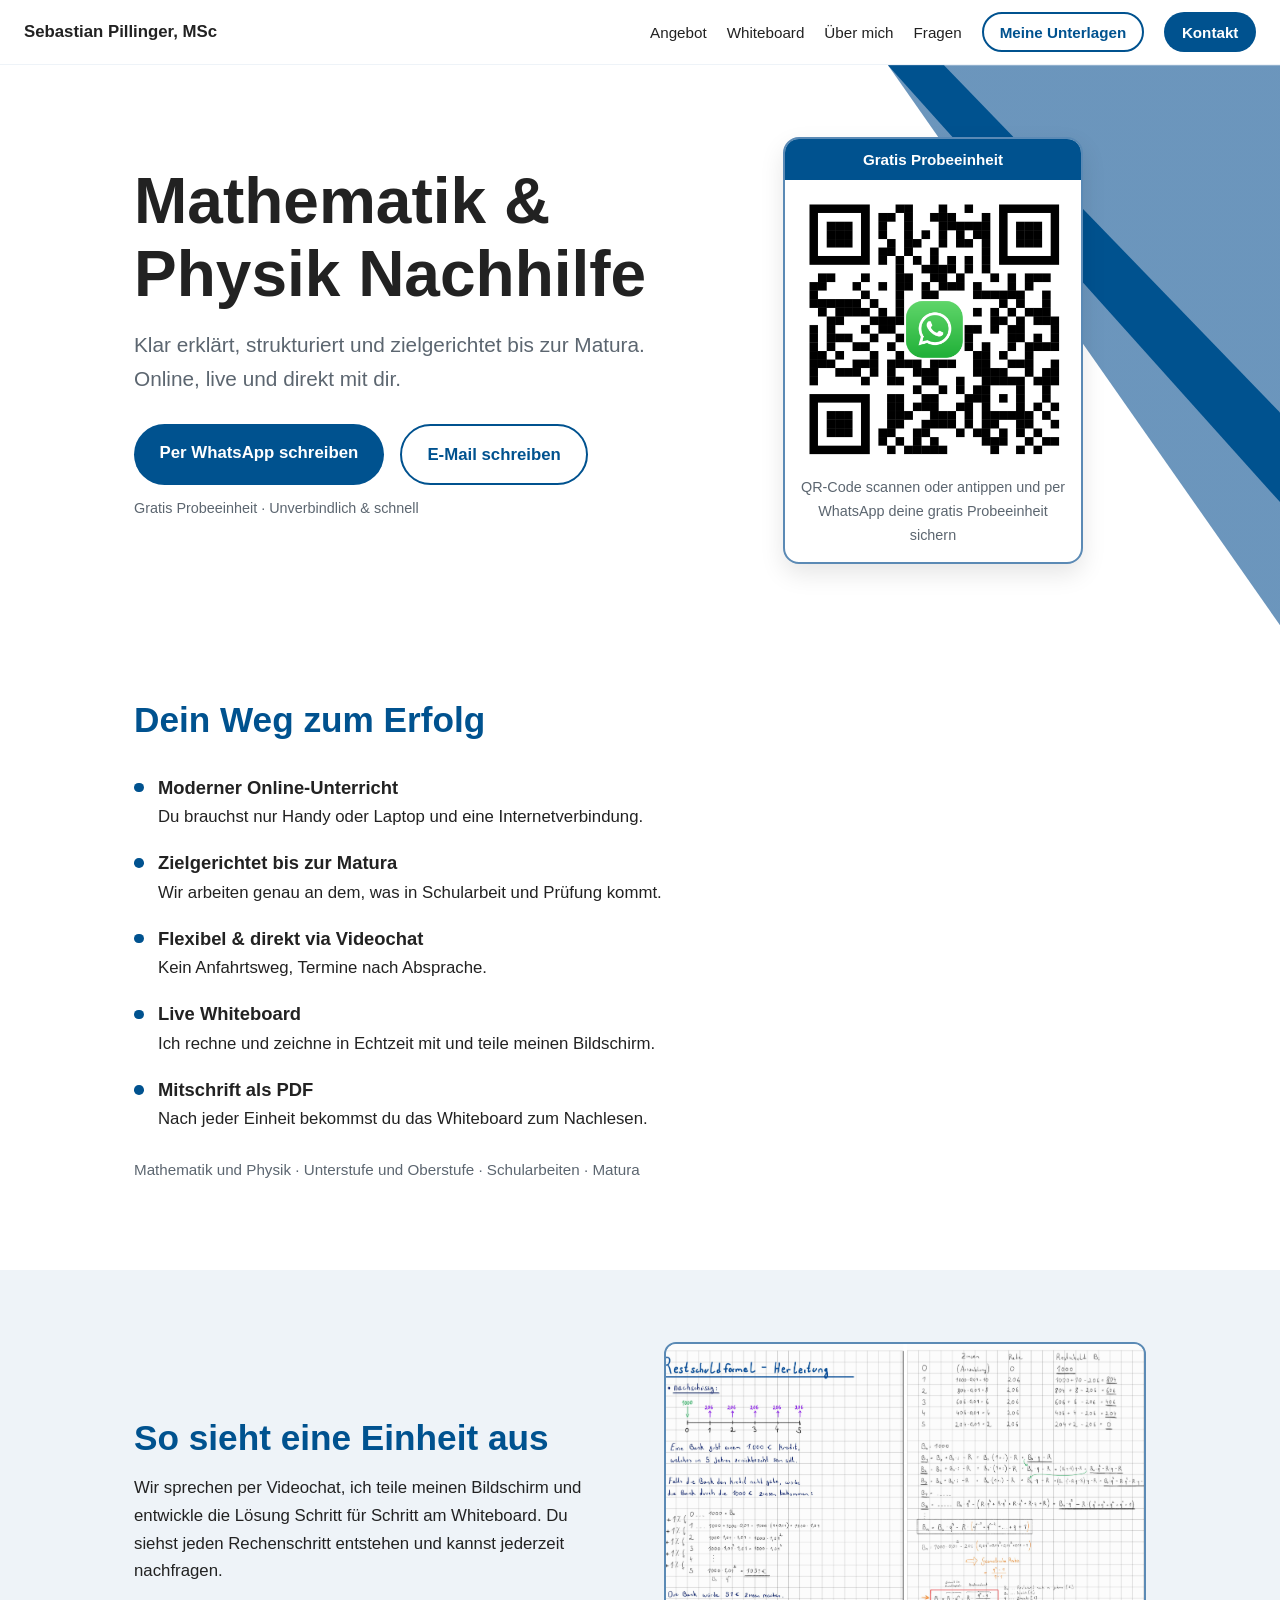
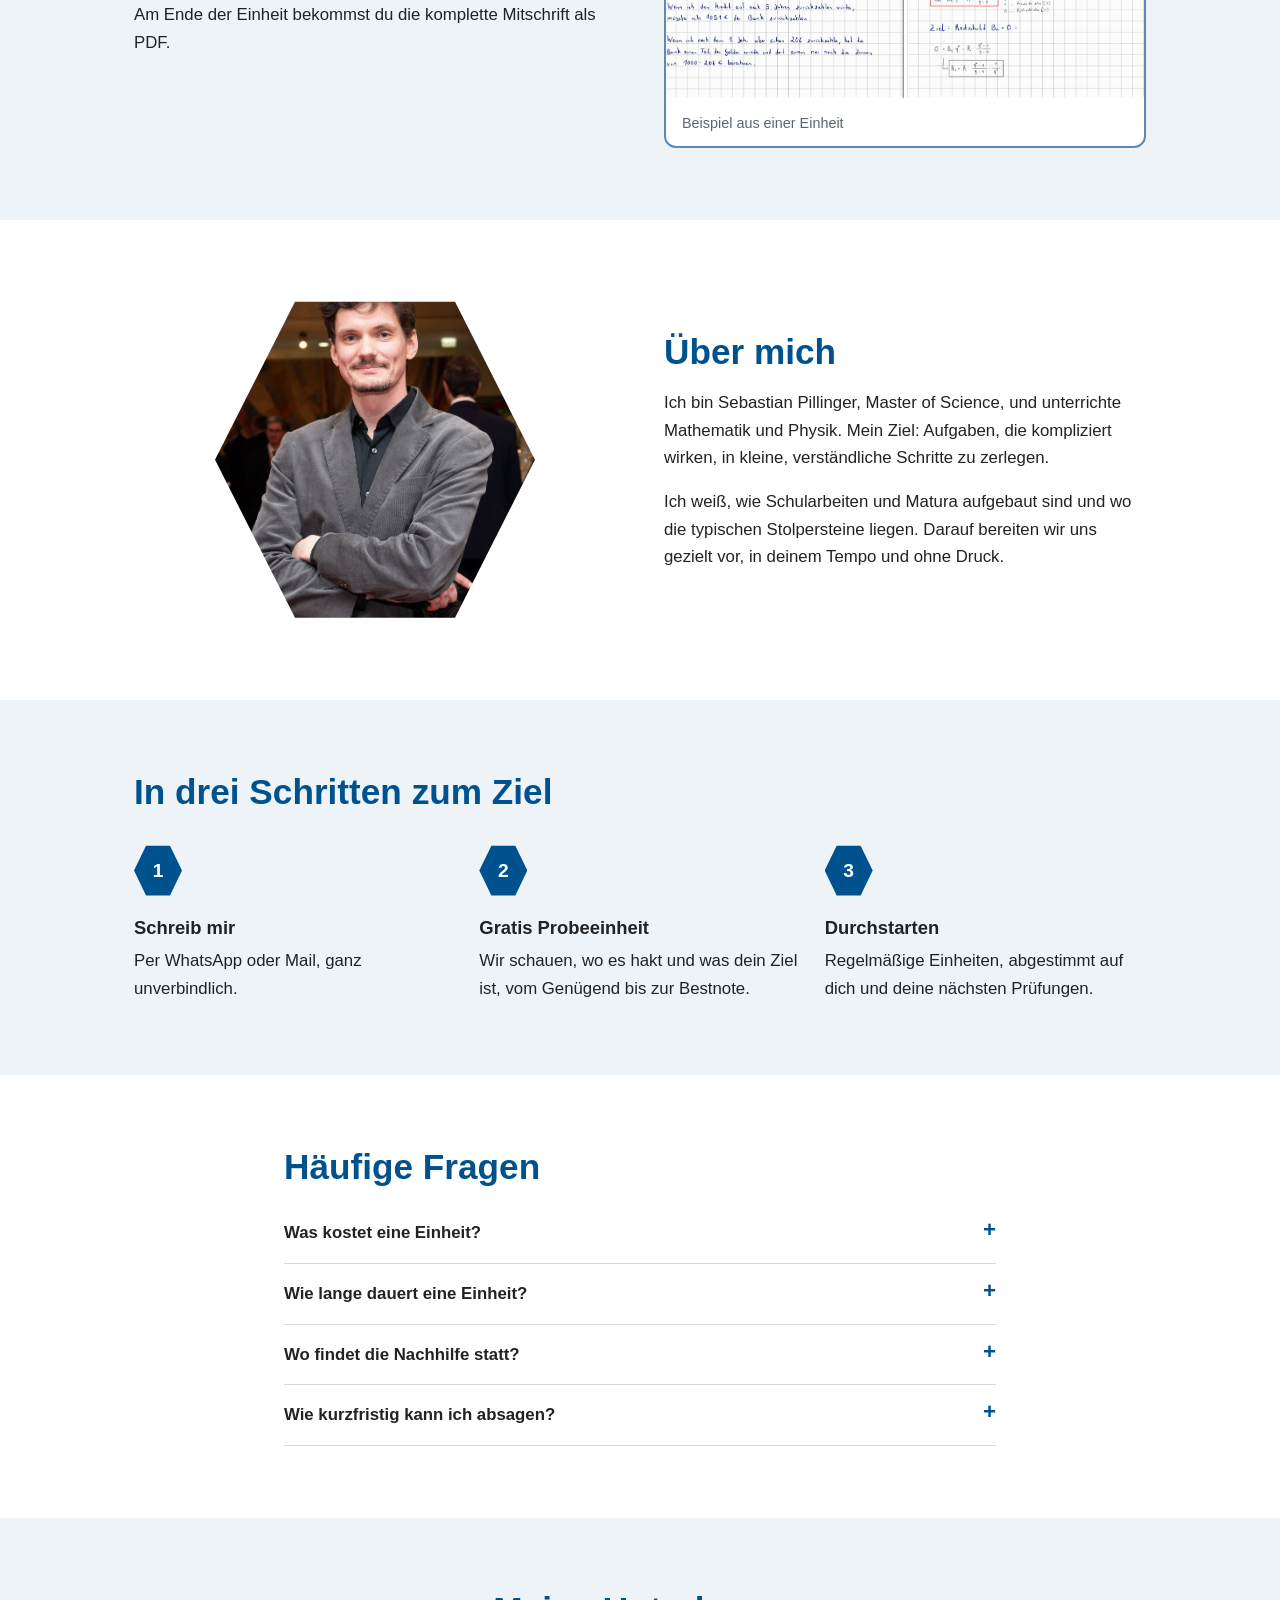
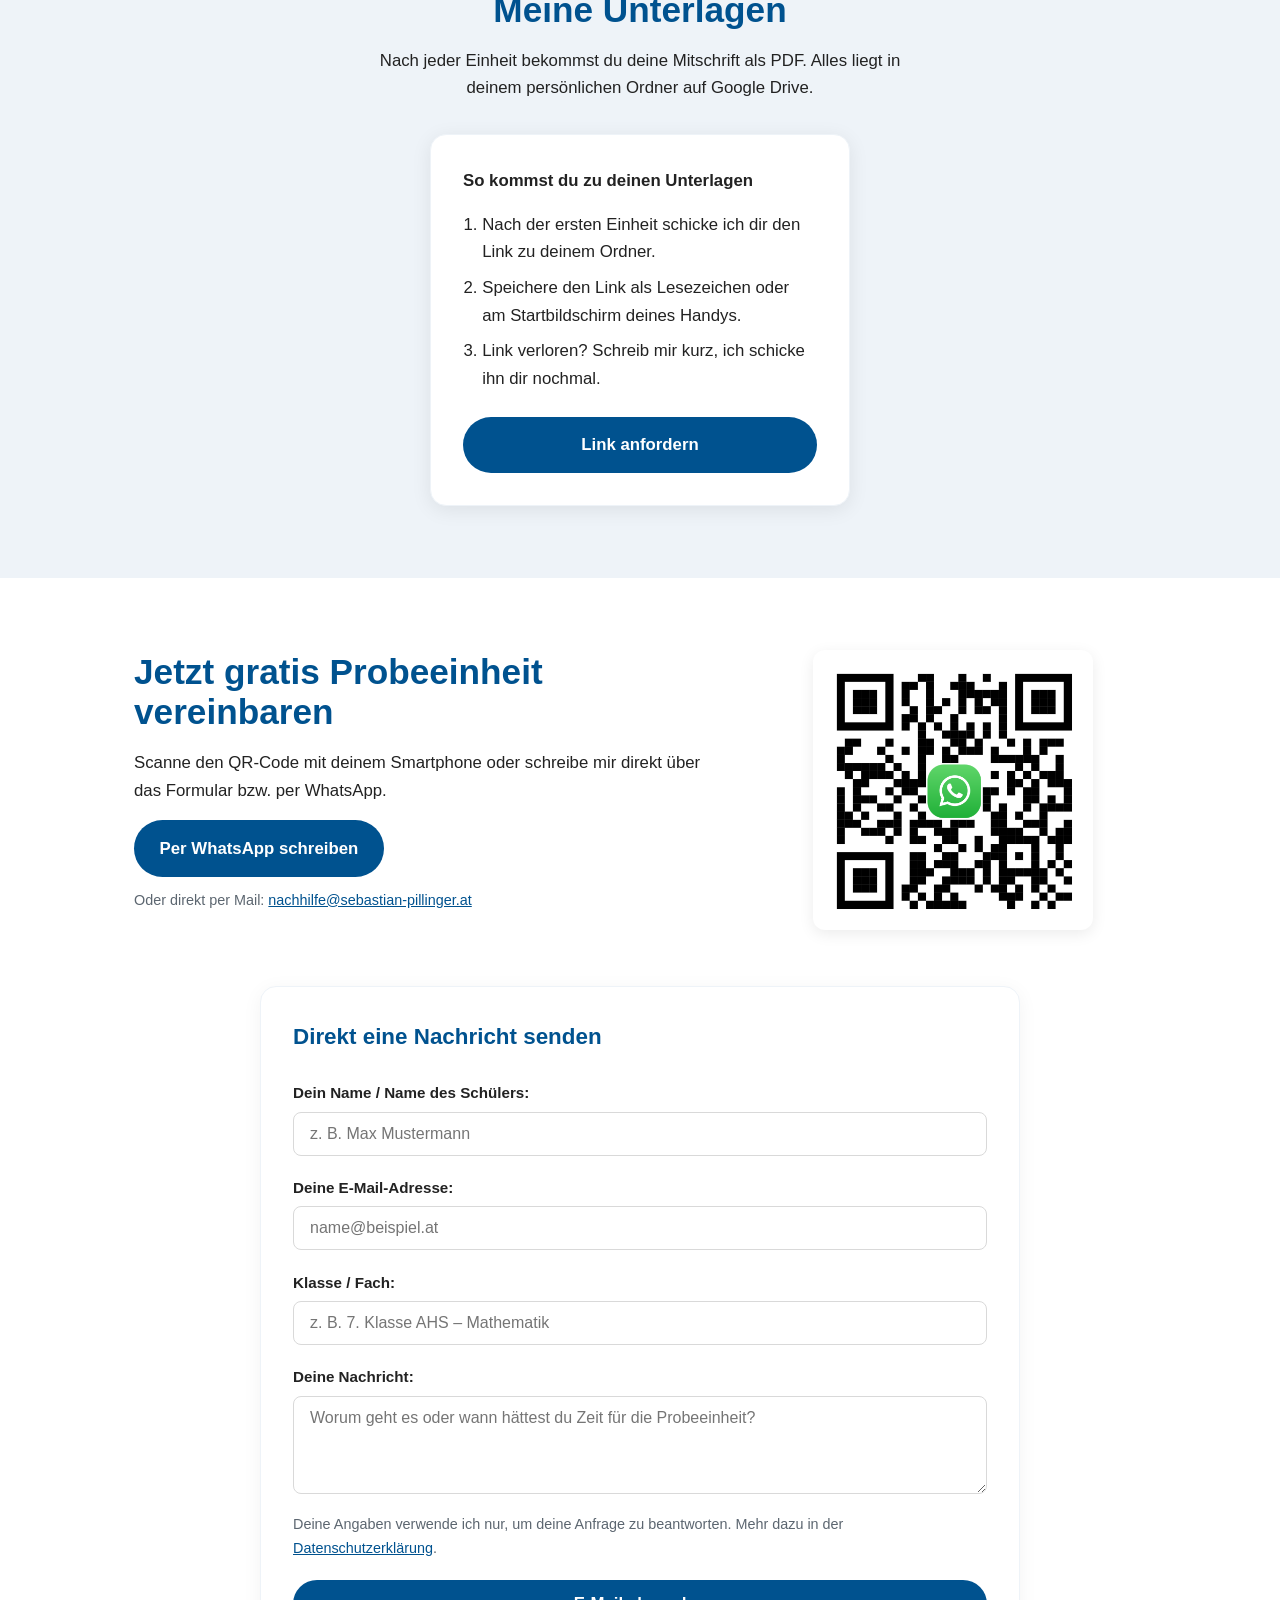
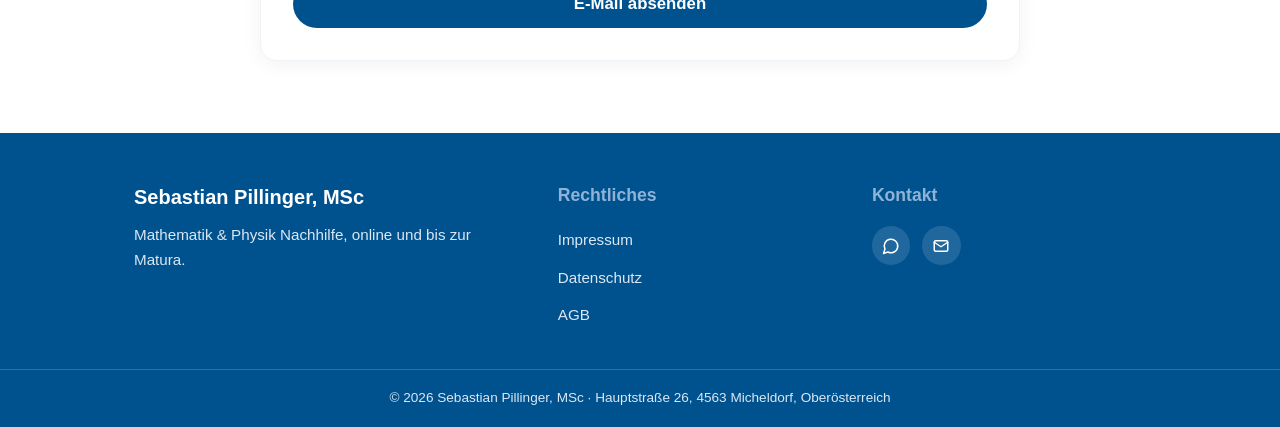
<file: index.html>
<!DOCTYPE html>
<html lang="de">
<head>
  <meta charset="UTF-8">
  <meta name="viewport" content="width=device-width, initial-scale=1">
  <title>Mathematik &amp; Physik Nachhilfe – Sebastian Pillinger, MSc</title>
  <meta name="description" content="Online-Nachhilfe in Mathematik und Physik bis zur Matura. Live per Videochat und Whiteboard. Jetzt gratis Probeeinheit vereinbaren.">
  <link rel="stylesheet" href="style.css">
</head>
<body>

<header class="topbar">
  <a class="brand" href="#top">Sebastian Pillinger, MSc</a>
  <nav aria-label="Hauptmenü">
    <a href="#angebot">Angebot</a>
    <a href="#whiteboard">Whiteboard</a>
    <a href="#ueber-mich">Über mich</a>
    <a href="#faq">Fragen</a>
    <a class="btn btn-small btn-login" href="#schueler-login">Meine Unterlagen</a>
    <a class="btn btn-small" href="#kontakt">Kontakt</a>
  </nav>
</header>

<main id="top">

<!-- ========================================================= -->
<!-- 1. HERO-SEKTION (Oben in index.html)                      -->
<!-- ========================================================= -->
<section class="hero">
  <div class="wrap hero-grid">
    <div>
      <h1>Mathematik &amp; Physik Nachhilfe</h1>
      <p class="lead">Klar erklärt, strukturiert und zielgerichtet bis zur Matura. Online, live und direkt mit dir.</p>
      
      <!-- CTA Buttons: WhatsApp + E-Mail Formular -->
      <div class="hero-buttons">
        <a class="btn" href="https://wa.me/4367762026186?text=Hallo%2C%20ich%20m%C3%B6chte%20meine%20gratis%20Probeeinheit%20vereinbaren." target="_blank" rel="noopener">Per WhatsApp schreiben</a>
        <a class="btn btn-secondary" href="#kontaktformular">E-Mail schreiben</a>
      </div>
      <p class="hint">Gratis Probeeinheit &middot; Unverbindlich &amp; schnell</p>
    </div>

    <!-- Bild NH_GratisProbeeinheit.png oben rechts / im Hero -->
    <div class="hero-image-wrap">
      <figure class="hero-qr">
        <div class="hero-qr-badge">Gratis Probeeinheit</div>
        <a class="qr-link" href="https://wa.me/4367762026186?text=Hallo%2C%20ich%20m%C3%B6chte%20meine%20gratis%20Probeeinheit%20vereinbaren." target="_blank" rel="noopener" aria-label="Per WhatsApp schreiben und gratis Probeeinheit sichern">
          <img src="bilder/NH_GratisProbeeinheit.png" alt="QR-Code: scannen und gratis Probeeinheit erhalten" class="hero-qr-img">
        </a>
        <figcaption>QR-Code scannen oder antippen und per WhatsApp deine gratis Probeeinheit sichern</figcaption>
      </figure>
    </div>
  </div>
</section>

  <!-- Angebot -->
  <section id="angebot" class="section">
    <div class="wrap">
      <h2>Dein Weg zum Erfolg</h2>
      <ul class="features">
        <li><strong>Moderner Online-Unterricht</strong> Du brauchst nur Handy oder Laptop und eine Internetverbindung.</li>
        <li><strong>Zielgerichtet bis zur Matura</strong> Wir arbeiten genau an dem, was in Schularbeit und Prüfung kommt.</li>
        <li><strong>Flexibel &amp; direkt via Videochat</strong> Kein Anfahrtsweg, Termine nach Absprache.</li>
        <li><strong>Live Whiteboard</strong> Ich rechne und zeichne in Echtzeit mit und teile meinen Bildschirm.</li>
        <li><strong>Mitschrift als PDF</strong> Nach jeder Einheit bekommst du das Whiteboard zum Nachlesen.</li>
      </ul>
      <p class="subjects">Mathematik und Physik &middot; Unterstufe und Oberstufe &middot; Schularbeiten &middot; Matura</p>
    </div>
  </section>

  <!-- Whiteboard -->
  <section id="whiteboard" class="section tint">
    <div class="wrap split">
      <div>
        <h2>So sieht eine Einheit aus</h2>
        <p>Wir sprechen per Videochat, ich teile meinen Bildschirm und entwickle die Lösung Schritt für Schritt am Whiteboard. Du siehst jeden Rechenschritt entstehen und kannst jederzeit nachfragen.</p>
        <p>Am Ende der Einheit bekommst du die komplette Mitschrift als PDF.</p>
      </div>
      <figure class="board">
        <img src="bilder/Whiteboard-Beispiel.jpg" alt="Beispiel eines Whiteboards aus einer Nachhilfeeinheit">
        <figcaption>Beispiel aus einer Einheit</figcaption>
      </figure>
    </div>
  </section>

  <!-- Über mich -->
  <section id="ueber-mich" class="section">
    <div class="wrap split">
      <div class="hex hex-photo small">
        <img src="bilder/Portrait-1.jpg" alt="Porträt von Sebastian Pillinger">
      </div>
      <div>
        <h2>Über mich</h2>
        <p>Ich bin Sebastian Pillinger, Master of Science, und unterrichte Mathematik und Physik. Mein Ziel: Aufgaben, die kompliziert wirken, in kleine, verständliche Schritte zu zerlegen.</p>
        <p>Ich weiß, wie Schularbeiten und Matura aufgebaut sind und wo die typischen Stolpersteine liegen. Darauf bereiten wir uns gezielt vor, in deinem Tempo und ohne Druck.</p>
      </div>
    </div>
  </section>

  <!-- Ablauf -->
  <section class="section tint">
    <div class="wrap">
      <h2>In drei Schritten zum Ziel</h2>
      <ol class="steps">
        <li><strong>Schreib mir</strong> Per WhatsApp oder Mail, ganz unverbindlich.</li>
        <li><strong>Gratis Probeeinheit</strong> Wir schauen, wo es hakt und was dein Ziel ist, vom Genügend bis zur Bestnote.</li>
        <li><strong>Durchstarten</strong> Regelmäßige Einheiten, abgestimmt auf dich und deine nächsten Prüfungen.</li>
      </ol>
    </div>
  </section>

  <!-- FAQ -->
  <section id="faq" class="section">
    <div class="wrap narrow">
      <h2>Häufige Fragen</h2>
      <details>
        <summary>Was kostet eine Einheit?</summary>
        <p>34 € pro Einheit. Im 10er Paket gibt es eine Einheit geschenkt. Die erste Probeeinheit ist gratis.</p>
      </details>
      <details>
        <summary>Wie lange dauert eine Einheit?</summary>
        <p>50 Minuten</p>
      </details>
      <details>
        <summary>Wo findet die Nachhilfe statt?</summary>
        <p>Online per Videochat mit Bildschirmteilen. Du brauchst nur WhatsApp und ein Gerät mit Internet.</p>
      </details>
      <details>
        <summary>Wie kurzfristig kann ich absagen?</summary>
        <p>Da immer etwas dazwischenkommen kann, kannst du bis eine Stunde vorher kostenlos stornieren</p>
      </details>
    </div>
  </section>

<!-- ========================================================= -->
<!-- SCHÜLER-LOGIN                                             -->
<!-- ========================================================= -->
<section id="schueler-login" class="section tint login-section">
  <div class="wrap narrow">
    <h2>Meine Unterlagen</h2>
    <p>Nach jeder Einheit bekommst du deine Mitschrift als PDF. Alles liegt in deinem persönlichen Ordner auf Google Drive.</p>

    <div class="login-card">
      <p><strong>So kommst du zu deinen Unterlagen</strong></p>
      <ol>
        <li>Nach der ersten Einheit schicke ich dir den Link zu deinem Ordner.</li>
        <li>Speichere den Link als Lesezeichen oder am Startbildschirm deines Handys.</li>
        <li>Link verloren? Schreib mir kurz, ich schicke ihn dir nochmal.</li>
      </ol>
      <a class="btn btn-full" href="https://wa.me/4367762026186?text=Hallo%2C%20ich%20brauche%20den%20Link%20zu%20meinen%20Unterlagen." target="_blank" rel="noopener">Link anfordern</a>
    </div>
  </div>
</section>

<!-- ========================================================= -->
<!-- 2. KONTAKT- / FORMULAR-SEKTION (Ersetzt die alte Kontakt) -->
<!-- ========================================================= -->
<section id="kontakt" class="section contact">
  <div class="wrap contact-grid">
    <div>
      <h2>Jetzt gratis Probeeinheit vereinbaren</h2>
      <p>Scanne den QR-Code mit deinem Smartphone oder schreibe mir direkt über das Formular bzw. per WhatsApp.</p>
      <a class="btn" href="https://wa.me/4367762026186?text=Hallo%2C%20ich%20m%C3%B6chte%20meine%20gratis%20Probeeinheit%20vereinbaren." target="_blank" rel="noopener">
        Per WhatsApp schreiben
      </a>
      <p class="hint">Oder direkt per Mail: <a href="mailto:nachhilfe@sebastian-pillinger.at">nachhilfe@sebastian-pillinger.at</a></p>
    </div>

    <!-- Bild / QR-Code Anzeige -->
    <div class="qr-box">
      <a class="qr-link" href="https://wa.me/4367762026186?text=Hallo%2C%20ich%20m%C3%B6chte%20meine%20gratis%20Probeeinheit%20vereinbaren." target="_blank" rel="noopener" aria-label="Per WhatsApp schreiben und gratis Probeeinheit sichern">
        <img class="qr" src="bilder/NH_GratisProbeeinheit.png" alt="QR-Code: scannen und gratis Probeeinheit erhalten" width="280" height="280" loading="lazy">
      </a>
    </div>
  </div>

  <!-- Integriertes E-Mail Formular -->
  <div id="kontaktformular" class="wrap narrow form-container">
    <h3>Direkt eine Nachricht senden</h3>
    <form id="contact-form" action="https://formsubmit.co/nachhilfe@sebastian-pillinger.at" method="POST" class="contact-form">
      <p id="form-status" class="form-status" role="status" aria-live="polite" hidden></p>
      <!-- Spam-Falle: für Menschen unsichtbar -->
      <div class="hp" aria-hidden="true"><label>Nicht ausfüllen <input type="text" name="_honey" tabindex="-1" autocomplete="off"></label></div>
      <input type="hidden" name="_subject" value="Neue Nachhilfe-Anfrage über die Website">
      <input type="hidden" name="_template" value="table">
      <input type="hidden" name="_captcha" value="false">
      <div class="form-group">
        <label for="name">Dein Name / Name des Schülers:</label>
        <input type="text" id="name" name="name" required placeholder="z. B. Max Mustermann">
      </div>
      
      <div class="form-group">
        <label for="email">Deine E-Mail-Adresse:</label>
        <input type="email" id="email" name="email" required placeholder="name@beispiel.at">
      </div>

      <div class="form-group">
        <label for="fach">Klasse / Fach:</label>
        <input type="text" id="fach" name="fach" placeholder="z. B. 7. Klasse AHS – Mathematik">
      </div>

      <div class="form-group">
        <label for="message">Deine Nachricht:</label>
        <textarea id="message" name="nachricht" rows="4" required placeholder="Worum geht es oder wann hättest du Zeit für die Probeeinheit?"></textarea>
      </div>

      <p class="form-note">Deine Angaben verwende ich nur, um deine Anfrage zu beantworten. Mehr dazu in der <a href="datenschutz.html">Datenschutzerklärung</a>.</p>

      <button type="submit" class="btn btn-full">E-Mail absenden</button>
    </form>
  </div>
</section>

</main>

<footer class="footer">
  <div class="wrap footer-grid">
    <div>
      <p class="footer-brand">Sebastian Pillinger, MSc</p>
      <p class="footer-text">Mathematik &amp; Physik Nachhilfe, online und bis zur Matura.</p>
    </div>
    <div>
      <h3>Rechtliches</h3>
      <ul>
        <li><a href="impressum.html">Impressum</a></li>
        <li><a href="datenschutz.html">Datenschutz</a></li>
        <li><a href="agb.html">AGB</a></li>
      </ul>
    </div>
    <div>
      <h3>Kontakt</h3>
      <div class="social">
        <a href="https://wa.me/4367762026186?text=Hallo%2C%20ich%20m%C3%B6chte%20meine%20gratis%20Probeeinheit%20vereinbaren." rel="noopener" aria-label="WhatsApp">
          <svg viewBox="0 0 24 24" width="18" height="18" fill="none" stroke="currentColor" stroke-width="2" stroke-linecap="round" stroke-linejoin="round" aria-hidden="true"><path d="M7.9 20A9 9 0 1 0 4 16.1L2 22Z"/></svg>
        </a>
        <a href="mailto:nachhilfe@sebastian-pillinger.at" aria-label="E-Mail">
          <svg viewBox="0 0 24 24" width="18" height="18" fill="none" stroke="currentColor" stroke-width="2" stroke-linecap="round" stroke-linejoin="round" aria-hidden="true"><rect x="3" y="5" width="18" height="14" rx="2"/><path d="m3 7 9 6 9-6"/></svg>
        </a>
      </div>
    </div>
  </div>
  <div class="footer-bottom">
    <p>&copy; 2026 Sebastian Pillinger, MSc &middot; Hauptstraße 26, 4563 Micheldorf, Ober&ouml;sterreich</p>
  </div>
</footer>

<script>
// Kontaktformular: Versand über FormSubmit ohne Seitenwechsel
(function () {
  var form = document.getElementById('contact-form');
  var status = document.getElementById('form-status');
  if (!form || !window.fetch) return; // ohne JavaScript: normaler Formular-Versand

  function show(text, ok) {
    status.textContent = text;
    status.className = 'form-status ' + (ok ? 'ok' : 'err');
    status.hidden = false;
  }

  form.addEventListener('submit', function (e) {
    e.preventDefault();
    var btn = form.querySelector('button[type="submit"]');
    btn.disabled = true;
    var oldText = btn.textContent;
    btn.textContent = 'Wird gesendet …';

    var data = {};
    new FormData(form).forEach(function (v, k) { data[k] = v; });

    fetch(form.action.replace('formsubmit.co/', 'formsubmit.co/ajax/'), {
      method: 'POST',
      headers: { 'Content-Type': 'application/json', 'Accept': 'application/json' },
      body: JSON.stringify(data)
    })
      .then(function (r) { return r.json(); })
      .then(function (res) {
        if (res.success === true || res.success === 'true') {
          form.reset();
          show('Danke! Deine Nachricht ist angekommen, ich melde mich so schnell wie möglich.', true);
        } else {
          throw new Error('fail');
        }
      })
      .catch(function () {
        show('Das hat leider nicht geklappt. Bitte versuche es nochmal oder schreib mir per WhatsApp.', false);
      })
      .then(function () {
        btn.disabled = false;
        btn.textContent = oldText;
      });
  });
})();
</script>

</body>
</html>
</file>
<file: style.css>
/* Farben aus dem Flyer */
:root {
  --blue-deep: #00528f;
  --blue-mid: #5b8ab5;
  --blue-arrow: #254f7e;
  --blue-tint: #eef3f8;
  --grey-hex: #d9d9d9;
  --text: #222222;
  --muted: #5c6670;
  --white: #ffffff;
  --font: "Open Sans", "Segoe UI", Helvetica, Arial, sans-serif;
  --hex: polygon(25% 3%, 75% 3%, 100% 50%, 75% 97%, 25% 97%, 0 50%);
}

*, *::before, *::after { box-sizing: border-box; }
html { scroll-behavior: smooth; }
body {
  margin: 0;
  font-family: var(--font);
  color: var(--text);
  background: var(--white);
  line-height: 1.65;
  font-size: 1.05rem;
}
img { max-width: 100%; display: block; }
a { color: var(--blue-deep); }
:focus-visible { outline: 3px solid var(--blue-mid); outline-offset: 3px; }

.wrap { max-width: 1060px; margin: 0 auto; padding: 0 1.5rem; }
.narrow { max-width: 760px; }

h1, h2 { line-height: 1.15; margin: 0 0 1rem; font-weight: 800; }
h1 { font-size: clamp(2.4rem, 6vw, 4rem); }
h2 { font-size: clamp(1.6rem, 3.5vw, 2.2rem); color: var(--blue-deep); }
p { margin: 0 0 1rem; max-width: 62ch; }

/* Kopfzeile */
.topbar {
  position: sticky; top: 0; z-index: 10;
  display: flex; justify-content: space-between; align-items: center; gap: 1rem;
  padding: .75rem 1.5rem;
  background: rgba(255,255,255,.95);
  border-bottom: 1px solid var(--blue-tint);
}
.brand { font-weight: 700; text-decoration: none; color: var(--text); }
.topbar nav { display: flex; align-items: center; gap: 1.25rem; }
.topbar nav a:not(.btn) { text-decoration: none; color: var(--text); font-size: .95rem; }
.topbar nav a:not(.btn):hover { color: var(--blue-deep); }

/* Buttons */
.btn {
  display: inline-block;
  background: var(--blue-deep); color: var(--white);
  padding: .9rem 1.6rem; border-radius: 999px;
  font-weight: 700; text-decoration: none;
  transition: background .2s;
}
.btn:hover { background: var(--blue-arrow); }
.btn-small { padding: .45rem 1.1rem; font-size: .95rem; }
.hint { color: var(--muted); font-size: .9rem; margin-top: .75rem; }

/* Einstieg: blaues Dreieck oben rechts wie im Flyer */
.hero { position: relative; overflow: hidden; padding: 4.5rem 0 4rem; }
.hero::before {
  content: ""; position: absolute; top: 0; right: 0;
  width: min(48vw, 560px); aspect-ratio: 1;
  background: linear-gradient(var(--blue-mid), var(--blue-mid));
  clip-path: polygon(30% 0, 100% 0, 100% 100%);
  opacity: .9; z-index: 0;
}
.hero::after {
  content: ""; position: absolute; top: 0; right: 0;
  width: min(48vw, 560px); aspect-ratio: 1;
  background: var(--blue-deep);
  clip-path: polygon(30% 0, 40% 0, 100% 62%, 100% 78%);
  z-index: 0;
}
.hero-grid {
  position: relative; z-index: 1;
  display: grid; grid-template-columns: 1.3fr 1fr; gap: 2rem; align-items: center;
}
.lead { font-size: 1.3rem; color: var(--muted); margin-bottom: 1.75rem; }

/* Sechseck-Bilder */
.hex {
  clip-path: var(--hex);
  background: var(--blue-tint);
  aspect-ratio: 1 / 1.05;
  width: 100%; max-width: 380px; justify-self: center;
}
.hex img { width: 100%; height: 100%; object-fit: cover; }
.hex.small { max-width: 320px; }

/* Abschnitte */
.section { padding: 4.5rem 0; }
.tint { background: var(--blue-tint); }

.features { list-style: none; padding: 0; margin: 2rem 0 1.5rem; display: grid; gap: 1.1rem; }
.features li {
  padding-left: 1.5rem; position: relative; max-width: 62ch;
}
.features li::before {
  content: ""; position: absolute; left: 0; top: .6em;
  width: .6rem; height: .6rem; background: var(--blue-deep); border-radius: 50%;
}
.features strong { display: block; font-size: 1.15rem; }
.subjects { color: var(--muted); font-size: .95rem; }

.split { display: grid; grid-template-columns: 1fr 1fr; gap: 3rem; align-items: center; }

.board {
  margin: 0; background: var(--white);
  border: 2px solid var(--blue-mid); border-radius: 12px; overflow: hidden;
}
.board img { width: 100%; aspect-ratio: 4 / 3; object-fit: cover; background: var(--blue-tint); }
.board figcaption { padding: .6rem 1rem; font-size: .9rem; color: var(--muted); }

/* Ablauf */
.steps { list-style: none; counter-reset: step; padding: 0; margin: 2rem 0 0;
  display: grid; grid-template-columns: repeat(3, 1fr); gap: 1.5rem; }
.steps li { counter-increment: step; }
.steps li::before {
  content: counter(step);
  display: grid; place-items: center;
  width: 3rem; height: 3.3rem; margin-bottom: 1rem;
  background: var(--blue-deep); color: var(--white); font-weight: 800; font-size: 1.2rem;
  clip-path: var(--hex);
}
.steps strong { display: block; font-size: 1.15rem; margin-bottom: .25rem; }

/* FAQ */
details { border-bottom: 1px solid var(--grey-hex); padding: 1rem 0; }
summary { cursor: pointer; font-weight: 700; list-style: none; display: flex; justify-content: space-between; gap: 1rem; }
summary::-webkit-details-marker { display: none; }
summary::after { content: "+"; color: var(--blue-deep); font-size: 1.4rem; line-height: 1; }
details[open] summary::after { content: "–"; }
details p { margin: .75rem 0 0; color: var(--muted); }

/* Kontakt */
.contact-grid { display: grid; grid-template-columns: 1.5fr 1fr; gap: 3rem; align-items: center; }
.qr { background: var(--white); padding: .75rem; border-radius: 12px; justify-self: center; }

/* Fußzeile */
.footer { background: var(--blue-deep); color: #dbe7f3; }
.footer-grid { display: grid; grid-template-columns: 1.4fr 1fr 1fr; gap: 2.5rem; padding-top: 3rem; padding-bottom: 2.5rem; }
.footer-brand { font-size: 1.25rem; font-weight: 700; color: var(--white); margin: 0 0 .5rem; }
.footer-text { margin: 0; font-size: .95rem; }
.footer h3 { font-size: 1.1rem; margin: 0 0 1rem; color: #8fb3d6; }
.footer ul { list-style: none; margin: 0; padding: 0; display: grid; gap: .6rem; }
.footer a { color: #dbe7f3; text-decoration: none; font-size: .95rem; }
.footer a:hover { color: var(--white); text-decoration: underline; }
.social { display: flex; gap: .75rem; }
.social a {
  display: grid; place-items: center; width: 2.4rem; height: 2.4rem;
  border-radius: 50%; background: rgba(255,255,255,.12); color: var(--white);
  transition: background .2s;
}
.social a:hover { background: rgba(255,255,255,.25); text-decoration: none; }
.footer-bottom { border-top: 1px solid rgba(255,255,255,.18); padding: 1.1rem 1.5rem; text-align: center; font-size: .85rem; }
.footer-bottom p { margin: 0 auto; max-width: none; }

/* Mobil */
@media (max-width: 800px) {
  .topbar nav a:not(.btn) { display: none; }
  .hero { padding-top: 3rem; }
  .hero::before, .hero::after { width: 70vw; opacity: .5; }
  .hero-grid, .split, .contact-grid, .steps { grid-template-columns: 1fr; }
  .hex { max-width: 260px; }
  .section { padding: 3rem 0; }
  .footer-grid { grid-template-columns: 1fr; gap: 2rem; }
}

@media (prefers-reduced-motion: reduce) {
  html { scroll-behavior: auto; }
  .btn { transition: none; }
}

/* ========================================================= */
/* Ergänzungen für Hero-Bild, Buttons und Kontaktformular     */
/* ========================================================= */

/* Hero-Button Anordnung */
.hero-buttons {
  display: flex;
  flex-wrap: wrap;
  gap: 1rem;
  margin-bottom: 0.5rem;
}

.btn-secondary {
  background: transparent;
  color: var(--blue-deep);
  border: 2px solid var(--blue-deep);
}

.btn-secondary:hover {
  background: var(--blue-deep);
  color: var(--white);
}

/* Hero PNG Styling */
.hero-image-wrap {
  display: flex;
  justify-content: center;
  align-items: center;
}

.hero-qr {
  margin: 0;
  width: 100%;
  max-width: 300px;
  background: var(--white);
  border: 2px solid var(--blue-mid);
  border-radius: 16px;
  box-shadow: 0 10px 25px rgba(0, 0, 0, 0.1);
  overflow: hidden;
  text-align: center;
}

.hero-qr-badge {
  background: var(--blue-deep);
  color: var(--white);
  font-weight: 700;
  font-size: .95rem;
  padding: .5rem 1rem;
}

.hero-qr-img {
  width: 100%;
  max-height: 340px;
  object-fit: contain;
  padding: .75rem;
}

.hero-qr figcaption {
  padding: 0 1rem .9rem;
  font-size: .9rem;
  color: var(--muted);
}

/* Kontakt-Bereich mit QR-Box */
.qr-box {
  display: flex;
  justify-content: center;
}

.qr-box img {
  border-radius: 12px;
  box-shadow: 0 4px 15px rgba(0, 0, 0, 0.08);
}

/* Formular Styling */
.form-container {
  margin-top: 3.5rem;
  padding: 2rem;
  background: var(--white);
  border: 1px solid var(--blue-tint);
  border-radius: 16px;
  box-shadow: 0 4px 20px rgba(0, 0, 0, 0.05);
}

.form-container h3 {
  margin-top: 0;
  margin-bottom: 1.5rem;
  color: var(--blue-deep);
  font-size: 1.4rem;
}

.contact-form {
  display: grid;
  gap: 1.2rem;
}

.form-group {
  display: flex;
  flex-direction: column;
  gap: 0.4rem;
}

.form-group label {
  font-weight: 700;
  font-size: 0.95rem;
  color: var(--text);
}

.form-group input,
.form-group textarea {
  width: 100%;
  padding: 0.75rem 1rem;
  border: 1px solid var(--grey-hex);
  border-radius: 8px;
  font-family: inherit;
  font-size: 1rem;
  transition: border-color 0.2s, box-shadow 0.2s;
}

.form-group input:focus,
.form-group textarea:focus {
  outline: none;
  border-color: var(--blue-deep);
  box-shadow: 0 0 0 3px var(--blue-tint);
}

.btn-full {
  width: 100%;
  text-align: center;
  border: none;
  cursor: pointer;
  font-size: 1.05rem;
}

/* Mobile Optimierungen */
@media (max-width: 800px) {
  .hero-buttons {
    flex-direction: column;
  }
  
  .hero-buttons .btn {
    text-align: center;
    width: 100%;
  }

  .form-container {
    padding: 1.25rem;
  }
}


/* ========================================================= */
/* Schüler-Login                                              */
/* ========================================================= */

/* Button in der Kopfzeile */
.btn-login {
  background: transparent;
  color: var(--blue-deep);
  border: 2px solid var(--blue-deep);
  padding: .35rem 1rem;
  white-space: nowrap;
}
.btn-login:hover { background: var(--blue-deep); color: var(--white); }

/* Abschnitt */
.login-section { text-align: center; }
.login-section h2,
.login-section > .wrap > p { margin-left: auto; margin-right: auto; }

.login-card {
  max-width: 420px;
  margin: 2rem auto 0;
  padding: 2rem;
  background: var(--white);
  border: 1px solid var(--blue-tint);
  border-radius: 16px;
  box-shadow: 0 4px 20px rgba(0, 0, 0, 0.08);
  text-align: left;
}
.login-form { display: grid; gap: 1.2rem; }
.login-form .form-group input { font-size: 1rem; }
.login-error {
  min-height: 1.4em;
  margin: 0;
  color: #b3261e;
  font-size: .9rem;
  font-weight: 600;
}
.login-note { text-align: center; margin: 1rem auto 0; }

@media (max-width: 800px) {
  .topbar { padding: .6rem 1rem; gap: .5rem; }
  .brand { font-size: .9rem; }
  .topbar nav { gap: .5rem; }
  .btn-small, .btn-login { padding: .35rem .8rem; font-size: .85rem; }
  .login-card { padding: 1.25rem; }
  .hero-qr { max-width: 260px; }
}


/* ========================================================= */
/* Klickbarer QR-Code, Formular-Feinschliff                   */
/* ========================================================= */
.qr-link { display: block; border-radius: 12px; transition: transform .2s; }
.qr-link:hover { transform: scale(1.02); }
.qr-box .qr-link { max-width: 280px; }
.qr-box .qr { width: 100%; height: auto; }

.hp { position: absolute; left: -9999px; width: 1px; height: 1px; overflow: hidden; }

.form-check { display: flex; gap: .75rem; align-items: flex-start; font-size: .9rem; color: var(--muted); }
.form-check input { margin-top: .3rem; flex: none; width: 1.1rem; height: 1.1rem; accent-color: var(--blue-deep); }

.form-status { margin: 0; padding: .8rem 1rem; border-radius: 8px; font-weight: 600; max-width: none; }
.form-status.ok { background: #e6f4ea; color: #1e6b34; }
.form-status.err { background: #fdecea; color: #b3261e; }

@media (prefers-reduced-motion: reduce) { .qr-link { transition: none; } }


/* Hinweis unter dem Formular */
.form-note { margin: 0; font-size: .9rem; color: var(--muted); max-width: none; }
.btn-full:disabled { opacity: .7; cursor: wait; }

/* ========================================================= */
/* Rechtsseiten (Impressum, Datenschutz)                      */
/* ========================================================= */
.legal { padding: 3rem 0 4rem; }
.legal h1 { font-size: clamp(2rem, 5vw, 2.8rem); color: var(--blue-deep); }
.legal h2 { font-size: 1.35rem; margin-top: 2.2rem; }
.legal h3 { font-size: 1.05rem; margin: 1.4rem 0 .4rem; }
.legal p, .legal li { max-width: 70ch; }
.legal ul { padding-left: 1.2rem; margin: 0 0 1rem; }
.legal address { font-style: normal; margin-bottom: 1rem; }
.legal .todo { background: #fff3cd; padding: 0 .25rem; border-radius: 3px; }
.legal-back { display: inline-block; margin-bottom: 1.5rem; font-weight: 700; text-decoration: none; }

/* Unterlagen-Karte */
.login-card ol { margin: 0 0 1.5rem; padding-left: 1.2rem; }
.login-card li { margin-bottom: .5rem; }
.login-card .btn-full { display: block; }
</file>
